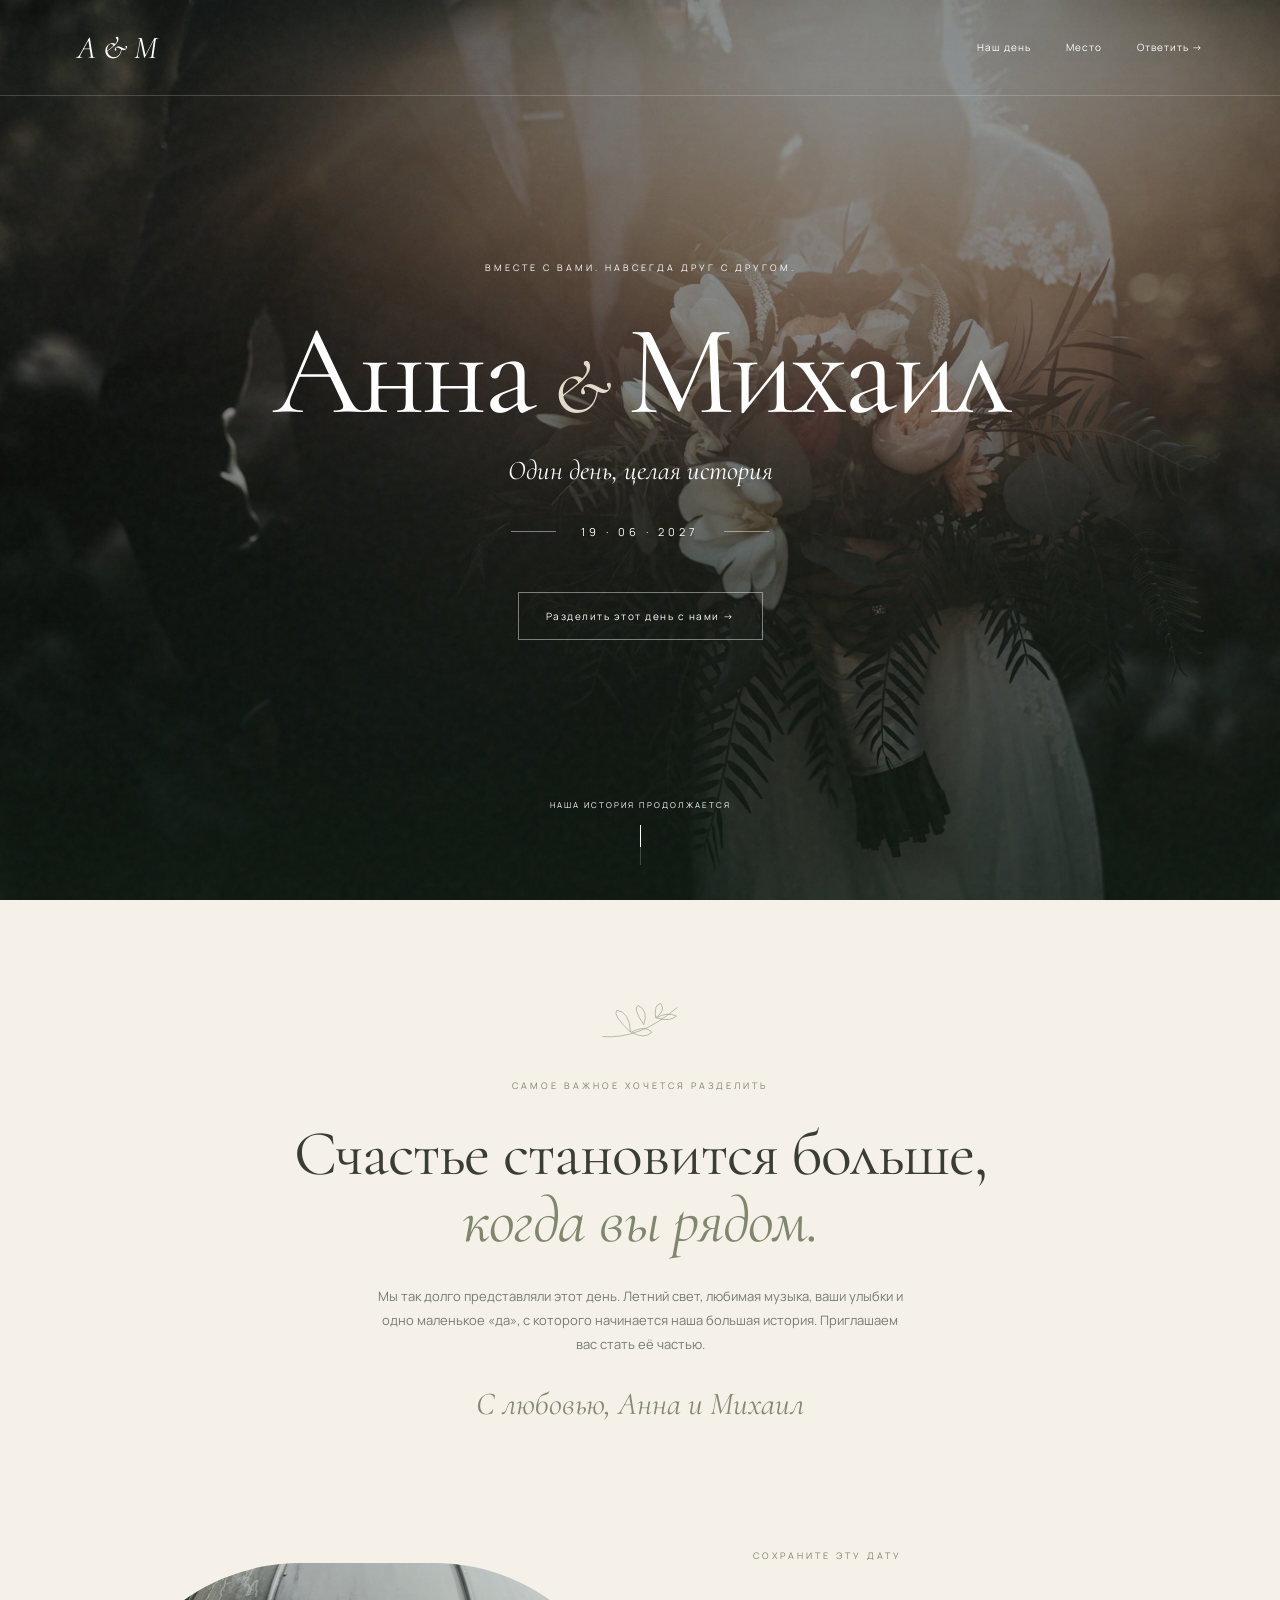
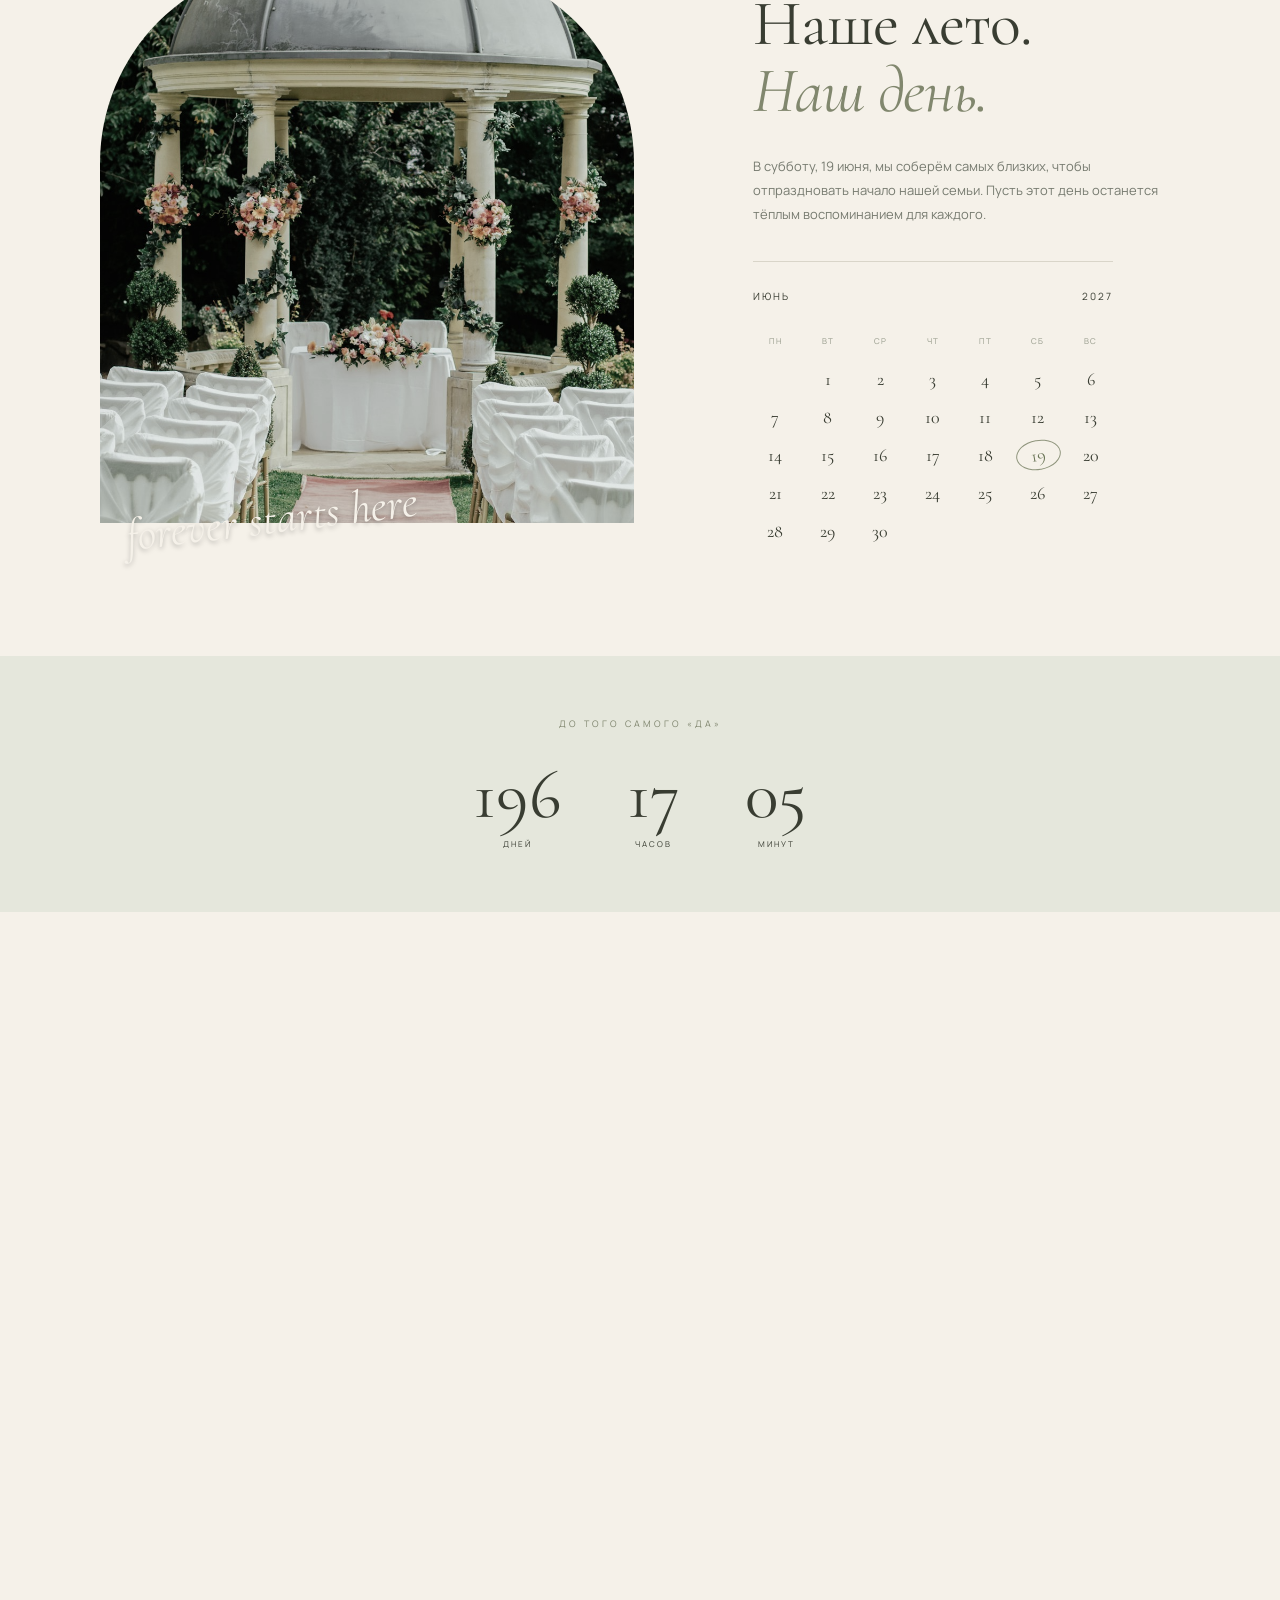
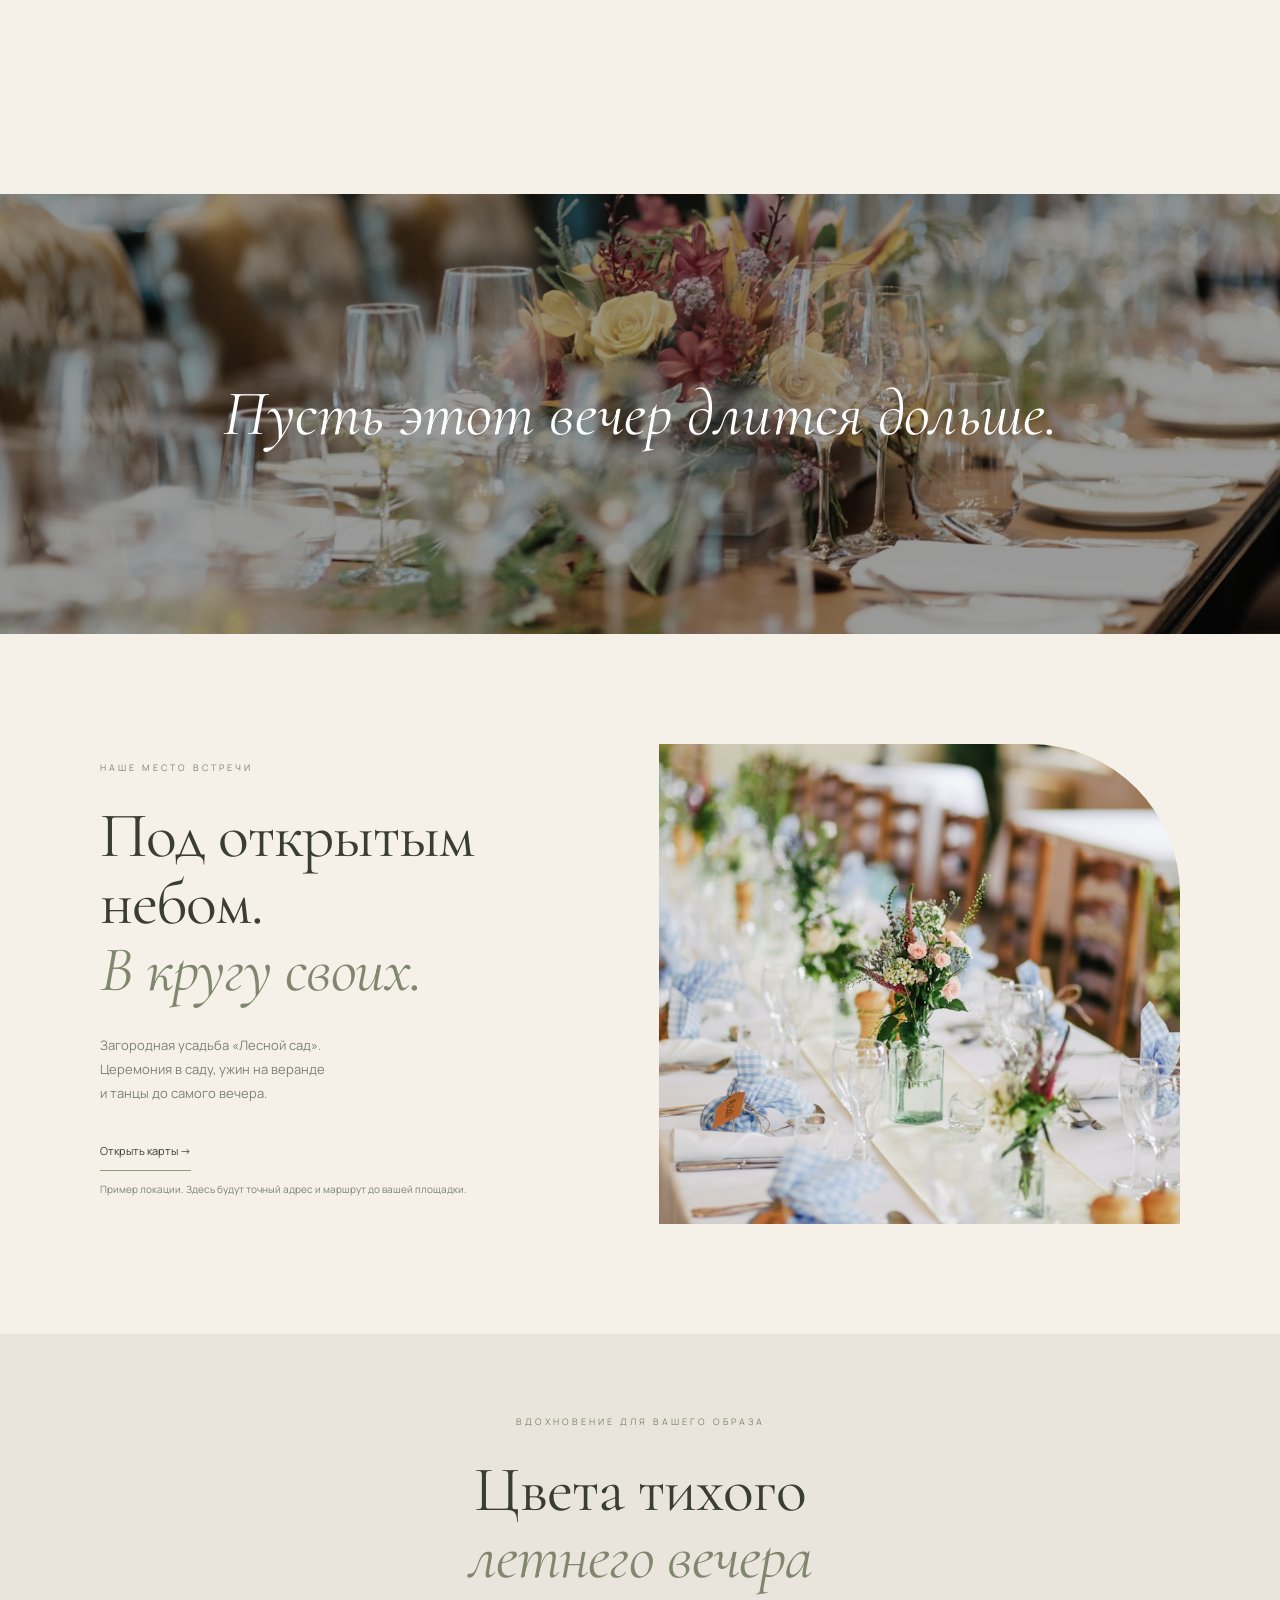
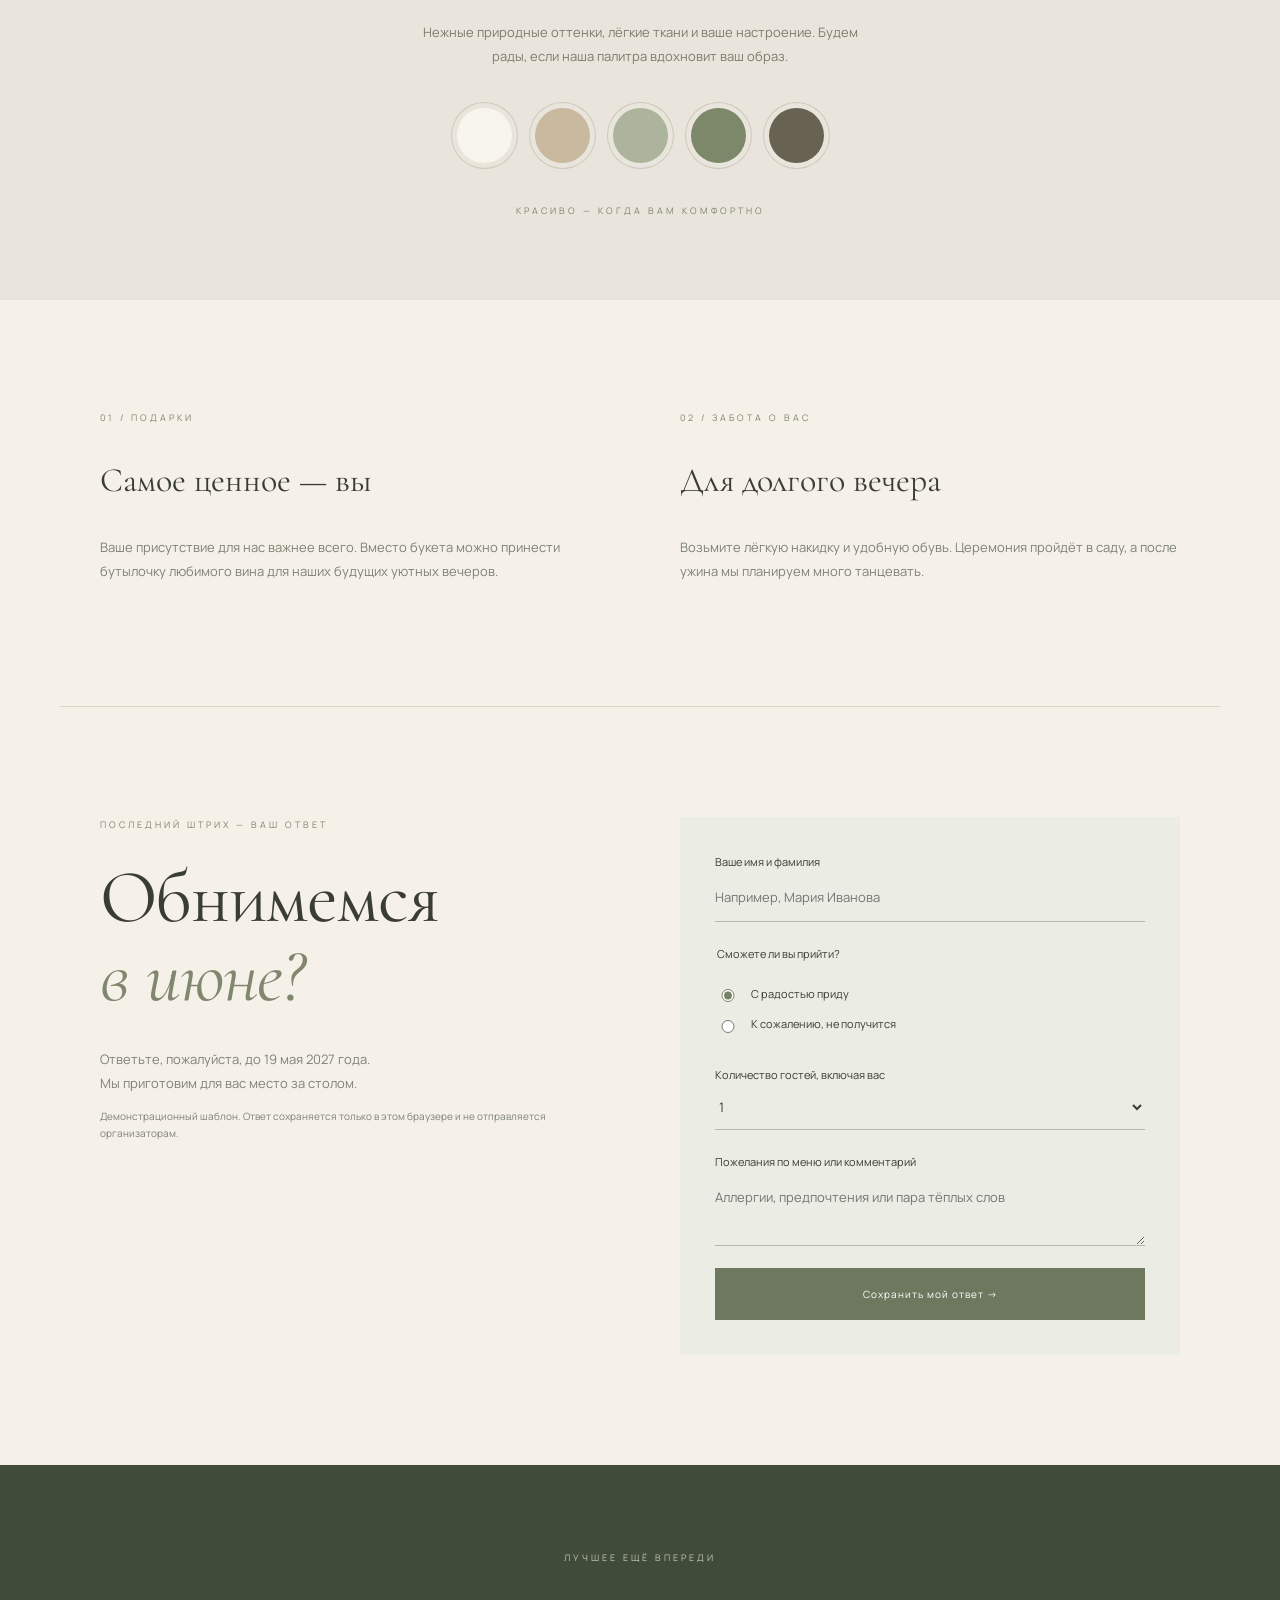
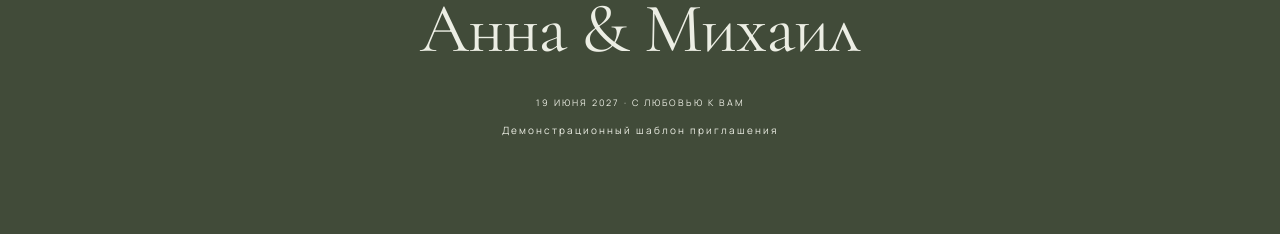
<file: index.html>
<!doctype html><html lang="ru"><head><meta charset="utf-8"><meta name="viewport" content="width=device-width,initial-scale=1"><meta name="theme-color" content="#ede8df"><meta name="description" content="Анна и Михаил. Один день, целая история. Свадебное приглашение 19 июня 2027."><title>Анна & Михаил · Один день, целая история</title><link href="assets/fonts.css" rel="stylesheet"><style>
:root{--paper:#f5f1e9;--ink:#393d32;--sage:#747c66;--line:#d9d5c9}*{box-sizing:border-box}html{scroll-behavior:smooth;scroll-padding-top:30px}body{margin:0;background:var(--paper);color:var(--ink);font:14px/1.85 Manrope,Arial,sans-serif}body:after{content:'';position:fixed;inset:0;pointer-events:none;z-index:9;opacity:.035;background-image:url("data:image/svg+xml,%3Csvg viewBox='0 0 150 150' xmlns='http://www.w3.org/2000/svg'%3E%3Cfilter id='n'%3E%3CfeTurbulence type='fractalNoise' baseFrequency='.7' numOctaves='3' stitchTiles='stitch'/%3E%3C/filter%3E%3Cpath fill='%23000' filter='url(%23n)' d='M0 0h150v150H0z'/%3E%3C/svg%3E")}a{color:inherit;text-decoration:none}button,input,textarea,select{font:inherit}button,a,input,select,textarea{-webkit-tap-highlight-color:transparent}:focus-visible{outline:2px solid #9da88c;outline-offset:6px}nav{position:absolute;top:0;left:0;right:0;z-index:3;color:#fff;display:flex;align-items:center;justify-content:space-between;padding:28px 6%;border-bottom:1px solid #ffffff30}.logo{font:italic 32px 'Cormorant Garamond',Georgia,serif}.links{display:flex;gap:35px;font-size:10px;letter-spacing:1px}.hero{height:900px;max-height:1100px;min-height:700px;height:100svh;position:relative;display:flex;align-items:center;justify-content:center;text-align:center;color:#fff;overflow:hidden}.hero-photo{position:absolute;width:100%;height:110%;top:-5%;object-fit:cover;object-position:center 48%;filter:brightness(.72) saturate(.65);animation:cinema 15s ease-out forwards}.hero:after{content:'';position:absolute;inset:0;background:linear-gradient(#111b1630,#17201610 40%,#132015a6)}.hero-copy{position:relative;z-index:1;padding:80px 20px}.eyebrow{font-size:9px;letter-spacing:3px;text-transform:uppercase}.hero h1{font:400 clamp(90px,10vw,160px)/.8 'Cormorant Garamond',Georgia,serif;letter-spacing:-4px;margin:45px 0 30px}.hero h1 span{font-style:italic;font-size:.6em;display:inline-block;padding:0 20px;color:#e4dccb}.hero-sub{font:italic 27px 'Cormorant Garamond',serif}.hero-date{display:flex;justify-content:center;align-items:center;gap:25px;margin:35px 0;font-size:11px;letter-spacing:4px}.hero-date:before,.hero-date:after{content:'';width:45px;height:1px;background:#ffffff70}.hero-bottom{position:absolute;bottom:35px;z-index:2;width:100%;display:flex;flex-direction:column;align-items:center;gap:12px;font-size:8px;letter-spacing:2px}.scroll-line{width:1px;height:40px;background:#ffffff35;overflow:hidden}.scroll-line:after{content:'';display:block;height:22px;width:1px;background:white;animation:scroll 2s infinite}.outline{display:inline-block;border:1px solid #ffffff70;padding:14px 27px;font-size:10px;letter-spacing:1.5px;margin-top:15px;transition:background .3s}.outline:hover{background:#ffffff20}.hero-copy>*{animation:rise 1.4s both}.hero h1{animation-delay:.15s}.hero-sub{animation-delay:.3s}.hero-date{animation-delay:.45s}.hero .outline{animation-delay:.6s}.section{max-width:1160px;margin:auto;padding:110px 40px}.intro{text-align:center;max-width:800px;padding-top:100px}.kicker{color:#7e846d}.intro h2,h2{font:400 clamp(46px,5vw,70px)/1.05 'Cormorant Garamond',Georgia,serif;letter-spacing:-1px;margin:25px 0 30px}h2 i{color:#81876e;font-weight:400}.intro p{max-width:530px;margin:0 auto;color:#777b70;font-size:13px}.branch{width:100px;height:45px;margin-bottom:25px}.signature{font:italic 32px 'Cormorant Garamond',serif;margin-top:28px;color:#85896f}.story{display:grid;grid-template-columns:1fr .8fr;gap:11%;align-items:center;padding-top:15px}.story-photo{position:relative}.story-photo img{width:100%;height:560px;object-fit:cover;filter:saturate(.5);border-radius:200px 200px 0 0}.story-photo:after{content:'forever starts here';position:absolute;bottom:-15px;left:25px;color:#f5f1e9;font:italic 46px 'Cormorant Garamond',serif;transform:rotate(-7deg);text-shadow:0 2px 5px #0004}.story p{color:#777b70;font-size:13px}.calendar{border-top:1px solid var(--line);padding-top:25px;margin-top:35px;max-width:360px}.month{display:flex;justify-content:space-between;font-size:10px;letter-spacing:2px}.calendar-grid{display:grid;grid-template-columns:repeat(7,1fr);text-align:center;gap:8px;margin-top:20px;font:18px 'Cormorant Garamond',serif}.calendar-grid .day{font:8px Manrope,Arial;letter-spacing:1px;color:#969b8b}.calendar-grid span{height:30px;display:grid;place-items:center}.calendar-grid .chosen{border:1px solid #90967e;border-radius:50%;color:#657051;transform:rotate(-10deg)}.count-section{background:#e5e7dc;text-align:center;padding:60px 20px}.count{display:flex;justify-content:center;gap:65px;margin-top:20px}.count b{font:70px 'Cormorant Garamond',serif;font-weight:400}.count small{display:block;font-size:8px;letter-spacing:2px}.heading{text-align:center}.timeline{max-width:650px;margin:65px auto 0}.event{display:grid;grid-template-columns:110px 1fr;gap:35px;padding-bottom:38px;position:relative}.event:before{content:'';position:absolute;left:125px;top:12px;bottom:-12px;width:1px;background:var(--line)}.event:last-child:before{display:none}.event:after{content:'';position:absolute;left:122px;top:12px;width:7px;height:7px;border:1px solid #929b7e;border-radius:50%;background:var(--paper)}.event time{font:36px 'Cormorant Garamond',serif}.event h3{font:32px 'Cormorant Garamond',serif;margin:0 0 6px}.event p{font-size:12px;color:#7e8375;margin:0}.wide-photo{height:440px;position:relative;overflow:hidden}.wide-photo img{width:100%;height:100%;object-fit:cover;filter:brightness(.65) saturate(.5)}.wide-photo p{position:absolute;inset:0;display:grid;place-items:center;color:#fff;font:italic clamp(35px,5vw,65px) 'Cormorant Garamond',serif;text-align:center;padding:25px}.venue{display:grid;grid-template-columns:.9fr 1fr;gap:90px;align-items:center}.venue img{width:100%;height:480px;object-fit:cover;border-radius:0 150px 0 0}.venue p{font-size:13px;color:#7d8275}.textlink{display:inline-block;border-bottom:1px solid #919a7f;padding:8px 0;font-size:11px;margin-top:15px}.dress{background:#e9e5dc;text-align:center;padding:80px 25px}.dress p{max-width:460px;margin:auto;font-size:13px;color:#7c7c6f}.palette{display:flex;justify-content:center;gap:23px;margin:40px 0}.palette i{height:55px;width:55px;border-radius:50%;box-shadow:0 0 0 5px #e9e5dc,0 0 0 6px #cec9ba;transition:transform .4s}.palette i:hover{transform:translateY(-7px)}.details{display:grid;grid-template-columns:1fr 1fr;gap:80px}.details h3{font:34px 'Cormorant Garamond',serif}.details p{font-size:13px;color:#7d8275}.rsvp{display:grid;grid-template-columns:1fr 1fr;gap:80px;border-top:1px solid var(--line)}.rsvp p{color:#7d8275;font-size:13px}.rsvp h2{font-size:75px}form{padding:35px;background:#ebece3}label{display:block;font-size:11px;margin-bottom:22px}input,select,textarea{width:100%;display:block;background:none;border:0;border-bottom:1px solid #b4baa7;color:var(--ink);padding:12px 0;font-size:13px;border-radius:0}textarea{resize:vertical}fieldset{border:0;padding:0;margin:20px 0}legend{font-size:11px;margin-bottom:10px}.radio{display:flex;gap:12px;align-items:center;margin:10px 0}.radio input{width:16px;accent-color:#778365}.btn{display:block;width:100%;padding:17px 20px;border:0;background:#6e785e;color:white;font-size:10px;letter-spacing:1px;cursor:pointer;transition:background .25s,transform .25s}.btn:hover{background:#515e43;transform:translateY(-2px)}.note{font-size:10px!important;line-height:1.7}#status{border-left:2px solid #7c8868;padding:12px;font-size:11px}footer{background:#414b39;color:#eceee4;text-align:center;padding:85px 25px}footer h2{font-size:70px}footer .eyebrow{color:#c1c9b5}footer p{font-size:9px;letter-spacing:2px}.mobile-bar{display:none}.reveal{transition:opacity 1s ease,transform 1s cubic-bezier(.2,.65,.2,1)}.motion .reveal:not(.visible){opacity:0;transform:translateY(30px)}@keyframes cinema{from{transform:scale(1.08)}to{transform:scale(1)}}@keyframes rise{from{opacity:0;transform:translateY(24px)}to{opacity:1;transform:translateY(0)}}@keyframes scroll{from{transform:translateY(-25px)}to{transform:translateY(45px)}}
@media(max-width:700px){nav{padding:20px 24px}.logo{font-size:27px}.links{gap:20px;font-size:8px}.links a:first-child{display:none}.hero{min-height:730px;max-height:1000px}.hero-photo{object-position:58% center}.hero h1{font-size:91px;line-height:.83;letter-spacing:-2px;margin:30px 0}.hero h1 span{display:block;font-size:48px;margin:10px 0;padding:0}.hero-copy{padding:90px 20px 100px}.hero .eyebrow{font-size:8px;letter-spacing:2.5px}.hero-sub{font-size:23px}.hero-date{font-size:10px;gap:18px;margin:25px 0}.hero-bottom{bottom:84px}.hero .outline{font-size:9px}.section{padding:65px 28px}.intro{padding:70px 30px}.intro h2{font-size:44px}.intro p{font-size:12px}.story{grid-template-columns:1fr;gap:50px;padding-top:10px}.story-photo img{height:430px}.story-photo:after{font-size:37px}.story h2{font-size:51px}.calendar{max-width:none}.count-section{padding:45px 20px}.count{gap:38px}.count b{font-size:51px}.count small{font-size:7px}.heading h2{font-size:47px}.timeline{margin-top:40px}.event{grid-template-columns:70px 1fr;gap:30px;padding-bottom:34px}.event:before{left:81px}.event:after{left:78px}.event time{font-size:28px}.event h3{font-size:27px}.event p{font-size:11px}.wide-photo{height:330px}.wide-photo p{font-size:36px}.venue{grid-template-columns:1fr;gap:35px}.venue img{height:360px;order:-1}.venue h2{font-size:48px}.dress{padding:60px 28px}.dress h2{font-size:46px}.dress p{font-size:12px}.palette{gap:20px}.palette i{width:39px;height:39px}.details{grid-template-columns:1fr;gap:15px}.details h3{margin-bottom:12px}.rsvp{grid-template-columns:1fr;gap:25px}.rsvp h2{font-size:62px}form{padding:26px 22px;margin:0 -6px}footer{padding-bottom:115px}footer h2{font-size:48px}.mobile-bar{position:fixed;bottom:0;left:0;right:0;z-index:10;background:#f5f1e9ed;backdrop-filter:blur(15px);padding:11px 18px calc(11px + env(safe-area-inset-bottom));display:flex;align-items:center;justify-content:space-between;border-top:1px solid #ffffff60}.mobile-bar span{font-size:9px;letter-spacing:1.3px}.mobile-bar a{background:#6e785e;padding:12px 18px;color:#fff;font-size:9px;letter-spacing:.5px}}
@media(prefers-reduced-motion:reduce){html{scroll-behavior:auto}*,*:before,*:after{animation:none!important;transition:none!important}.motion .reveal:not(.visible){opacity:1;transform:none}}
</style></head><body><nav><a class="logo" href="#">А & М</a><div class="links"><a href="#day">Наш день</a><a href="#venue">Место</a><a href="#rsvp">Ответить →</a></div></nav><main><section class="hero"><img class="hero-photo" src="assets/photo-1.jpg" alt="Молодожёны с букетом в мягком вечернем свете" fetchpriority="high"><div class="hero-copy"><div class="eyebrow">Вместе с вами. Навсегда друг с другом.</div><h1>Анна<span>&</span>Михаил</h1><div class="hero-sub">Один день, целая история</div><div class="hero-date">19 · 06 · 2027</div><a href="#rsvp" class="outline">Разделить этот день с нами →</a></div><a href="#day" class="hero-bottom">НАША ИСТОРИЯ ПРОДОЛЖАЕТСЯ<div class="scroll-line"></div></a></section><section id="day" class="section intro reveal"><svg class="branch" viewBox="0 0 160 65" fill="none" stroke="#929b7e"><path d="M20 55Q80 60 140 8M65 48Q35 20 43 13Q63 15 65 48M86 36Q68 10 77 5Q94 14 86 36M105 25Q102 4 113 2Q122 13 105 25M66 48Q87 60 99 48Q88 36 66 48M106 25Q129 32 138 22Q124 15 106 25"/></svg><div class="eyebrow kicker">Самое важное хочется разделить</div><h2>Счастье становится больше,<br><i>когда вы рядом.</i></h2><p>Мы так долго представляли этот день. Летний свет, любимая музыка, ваши улыбки и одно маленькое «да», с которого начинается наша большая история. Приглашаем вас стать её частью.</p><div class="signature">С любовью, Анна и Михаил</div></section><section class="section story"><div class="story-photo reveal"><img src="assets/photo-2.jpg" alt="Романтичный свадебный момент" loading="eager"></div><div class="reveal"><div class="eyebrow kicker">Сохраните эту дату</div><h2>Наше лето.<br><i>Наш день.</i></h2><p>В субботу, 19 июня, мы соберём самых близких, чтобы отпраздновать начало нашей семьи. Пусть этот день останется тёплым воспоминанием для каждого.</p><div class="calendar"><div class="month"><span>ИЮНЬ</span><span>2027</span></div><div class="calendar-grid"><span class="day">ПН</span><span class="day">ВТ</span><span class="day">СР</span><span class="day">ЧТ</span><span class="day">ПТ</span><span class="day">СБ</span><span class="day">ВС</span><span></span><span>1</span><span>2</span><span>3</span><span>4</span><span>5</span><span>6</span><span>7</span><span>8</span><span>9</span><span>10</span><span>11</span><span>12</span><span>13</span><span>14</span><span>15</span><span>16</span><span>17</span><span>18</span><span class="chosen" aria-label="19 июня, день свадьбы">19</span><span>20</span><span>21</span><span>22</span><span>23</span><span>24</span><span>25</span><span>26</span><span>27</span><span>28</span><span>29</span><span>30</span></div></div></div></section><section class="count-section"><div class="eyebrow kicker">До того самого «да»</div><div class="count"><div><b id="days">—</b><small>ДНЕЙ</small></div><div><b id="hours">—</b><small>ЧАСОВ</small></div><div><b id="minutes">—</b><small>МИНУТ</small></div></div></section><section class="section"><div class="heading reveal"><div class="eyebrow kicker">Без спешки. С любовью.</div><h2>Маленькие мгновения<br><i>большого дня</i></h2></div><div class="timeline"><article class="event reveal"><time>15:30</time><div><h3>Первые объятия</h3><p>Встречаемся, знакомимся и поднимаем бокалы за прекрасный вечер.</p></div></article><article class="event reveal"><time>16:00</time><div><h3>Два сердца. Одно «да».</h3><p>Выездная церемония в саду. Самые искренние слова и счастливые слёзы.</p></div></article><article class="event reveal"><time>17:00</time><div><h3>За одним столом</h3><p>Ужин, тёплые тосты и истории, которые хочется слушать снова.</p></div></article><article class="event reveal"><time>21:00</time><div><h3>Навстречу звёздам</h3><p>Свадебный торт, любимые песни и танцы без оглядки на время.</p></div></article></div></section><div class="wide-photo"><img src="assets/photo-3.jpg" alt="Накрытые столы и цветы на свадебном ужине" loading="eager"><p class="reveal">Пусть этот вечер длится дольше.</p></div><section class="section venue" id="venue"><div class="reveal"><div class="eyebrow kicker">Наше место встречи</div><h2>Под открытым небом.<br><i>В кругу своих.</i></h2><p>Загородная усадьба «Лесной сад».<br>Церемония в саду, ужин на веранде<br>и танцы до самого вечера.</p><a class="textlink" href="https://yandex.ru/maps/" target="_blank" rel="noopener">Открыть карты →</a><p class="note">Пример локации. Здесь будут точный адрес и маршрут до вашей площадки.</p></div><img class="reveal" src="assets/photo-4.jpg" alt="Цветочное оформление свадебной площадки" loading="eager"></section><section class="dress"><div class="reveal"><div class="eyebrow kicker">Вдохновение для вашего образа</div><h2>Цвета тихого<br><i>летнего вечера</i></h2><p>Нежные природные оттенки, лёгкие ткани и ваше настроение. Будем рады, если наша палитра вдохновит ваш образ.</p><div class="palette" aria-label="Молочный, песочный, шалфейный, оливковый и шоколадный"><i style="background:#f7f5ec"></i><i style="background:#c8b99f"></i><i style="background:#acb49b"></i><i style="background:#7d8769"></i><i style="background:#686253"></i></div><div class="eyebrow kicker">Красиво — когда вам комфортно</div></div></section><section class="section details"><div class="reveal"><div class="eyebrow kicker">01 / Подарки</div><h3>Самое ценное — вы</h3><p>Ваше присутствие для нас важнее всего. Вместо букета можно принести бутылочку любимого вина для наших будущих уютных вечеров.</p></div><div class="reveal"><div class="eyebrow kicker">02 / Забота о вас</div><h3>Для долгого вечера</h3><p>Возьмите лёгкую накидку и удобную обувь. Церемония пройдёт в саду, а после ужина мы планируем много танцевать.</p></div></section><section class="section rsvp" id="rsvp"><div class="reveal"><div class="eyebrow kicker">Последний штрих — ваш ответ</div><h2>Обнимемся<br><i>в июне?</i></h2><p>Ответьте, пожалуйста, до 19 мая 2027 года.<br>Мы приготовим для вас место за столом.</p><p class="note">Демонстрационный шаблон. Ответ сохраняется только в этом браузере и не отправляется организаторам.</p></div><form id="form"><label>Ваше имя и фамилия<input name="guestName" autocomplete="name" placeholder="Например, Мария Иванова" required maxlength="100"></label><fieldset><legend>Сможете ли вы прийти?</legend><label class="radio"><input type="radio" name="attendance" value="yes" required checked>С радостью приду</label><label class="radio"><input type="radio" name="attendance" value="no">К сожалению, не получится</label></fieldset><label>Количество гостей, включая вас<select name="guests"><option>1</option><option>2</option><option>3</option><option>4</option></select></label><label>Пожелания по меню или комментарий<textarea name="comment" rows="2" placeholder="Аллергии, предпочтения или пара тёплых слов" maxlength="1000"></textarea></label><button class="btn">Сохранить мой ответ →</button><p id="status" role="status" hidden></p></form></section></main><footer><div class="eyebrow">Лучшее ещё впереди</div><h2>Анна & Михаил</h2><p>19 ИЮНЯ 2027 · С ЛЮБОВЬЮ К ВАМ</p><p class="note">Демонстрационный шаблон приглашения</p></footer><div class="mobile-bar"><span>19 ИЮНЯ · МЫ ЖДЁМ ВАС</span><a href="#rsvp">Я буду с вами →</a></div><script>const target=new Date('2027-06-19T16:00:00+03:00');function tick(){const d=Math.max(0,target-new Date());document.getElementById('days').textContent=Math.floor(d/86400000);document.getElementById('hours').textContent=String(Math.floor(d/3600000)%24).padStart(2,'0');document.getElementById('minutes').textContent=String(Math.floor(d/60000)%60).padStart(2,'0')}tick();setInterval(tick,30000);const f=document.getElementById('form'),s=document.getElementById('status');f.addEventListener('submit',e=>{e.preventDefault();s.hidden=false;try{localStorage.setItem('wedding-demo',JSON.stringify(Object.fromEntries(new FormData(f))));s.textContent='Ваш ответ сохранён в этом браузере. Это демонстрация: организаторам ничего не отправлено.'}catch{s.textContent='Браузер не разрешил сохранить ответ. Попробуйте обычный режим просмотра.'}});f.addEventListener('change',()=>{f.elements.guests.disabled=f.elements.attendance.value==='no'});try{const d=JSON.parse(localStorage.getItem('wedding-demo'));if(d){for(const[k,v]of Object.entries(d))if(f.elements[k])f.elements[k].value=v;f.elements.guests.disabled=d.attendance==='no'}}catch{}</script><script>if('IntersectionObserver' in window){document.body.classList.add('motion');const observer=new IntersectionObserver(entries=>{entries.forEach(e=>{if(e.isIntersecting){e.target.classList.add('visible');observer.unobserve(e.target)}})},{threshold:.12});document.querySelectorAll('.reveal').forEach(el=>observer.observe(el));}</script></body></html>
</file>
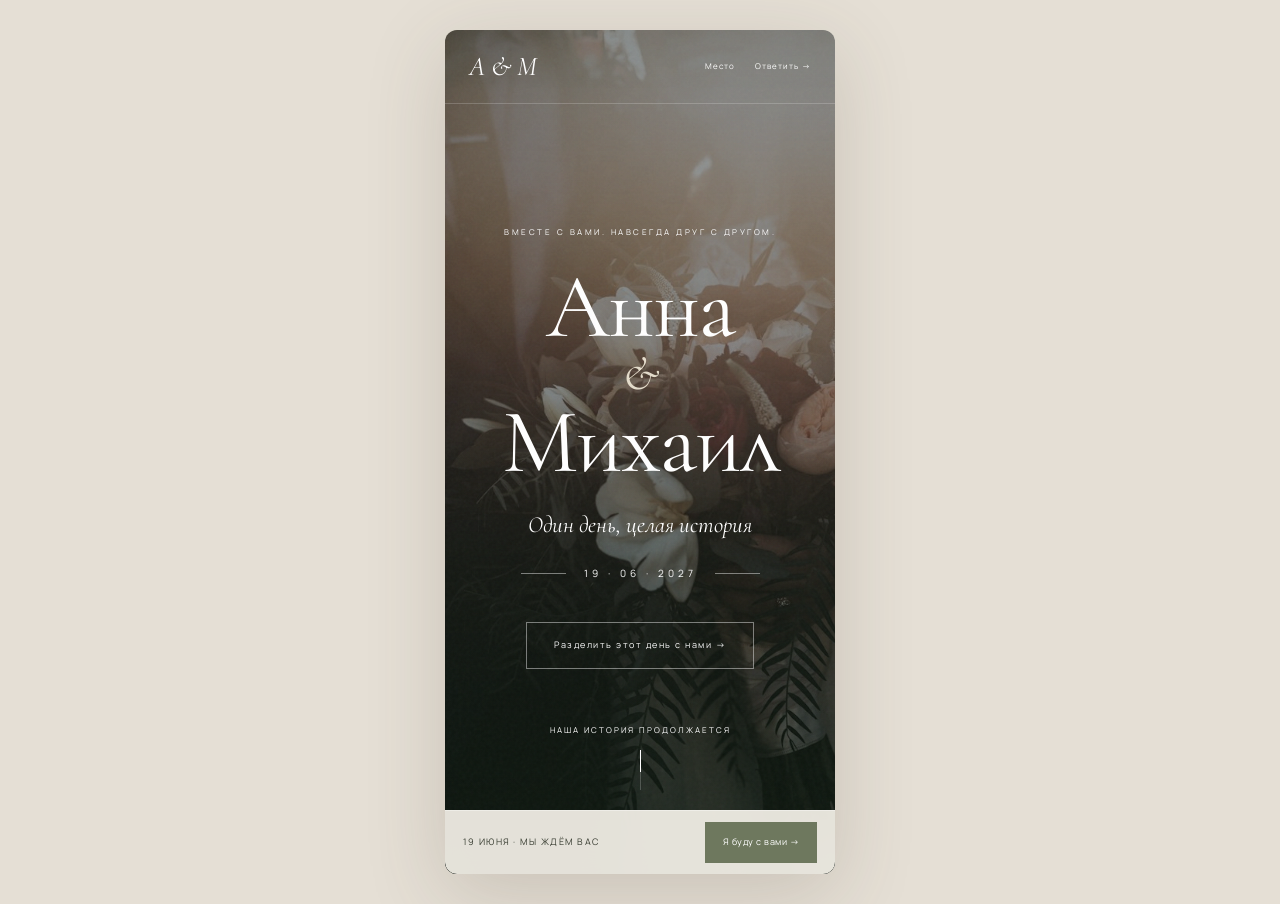
<file: mobile-preview.html>
<!doctype html><meta charset="utf-8"><title>Мобильная версия · Анна и Михаил</title><style>body{margin:0;background:#e5dfd5;display:flex;justify-content:center;padding:30px}iframe{width:390px;height:844px;border:0;box-shadow:0 20px 80px #51463530;border-radius:12px}</style><iframe title="Мобильное приглашение" src="./index.html"></iframe>
</file>
<file: assets/fonts.css>
@font-face {
  font-family: 'Cormorant Garamond';
  font-style: italic;
  font-weight: 400;
  font-display: swap;
  src: url(font-1.ttf) format('truetype');
}
@font-face {
  font-family: 'Cormorant Garamond';
  font-style: normal;
  font-weight: 400;
  font-display: swap;
  src: url(font-2.ttf) format('truetype');
}
@font-face {
  font-family: 'Cormorant Garamond';
  font-style: normal;
  font-weight: 500;
  font-display: swap;
  src: url(font-3.ttf) format('truetype');
}
@font-face {
  font-family: 'Manrope';
  font-style: normal;
  font-weight: 400;
  font-display: swap;
  src: url(font-4.ttf) format('truetype');
}
@font-face {
  font-family: 'Manrope';
  font-style: normal;
  font-weight: 500;
  font-display: swap;
  src: url(font-5.ttf) format('truetype');
}
</file>
